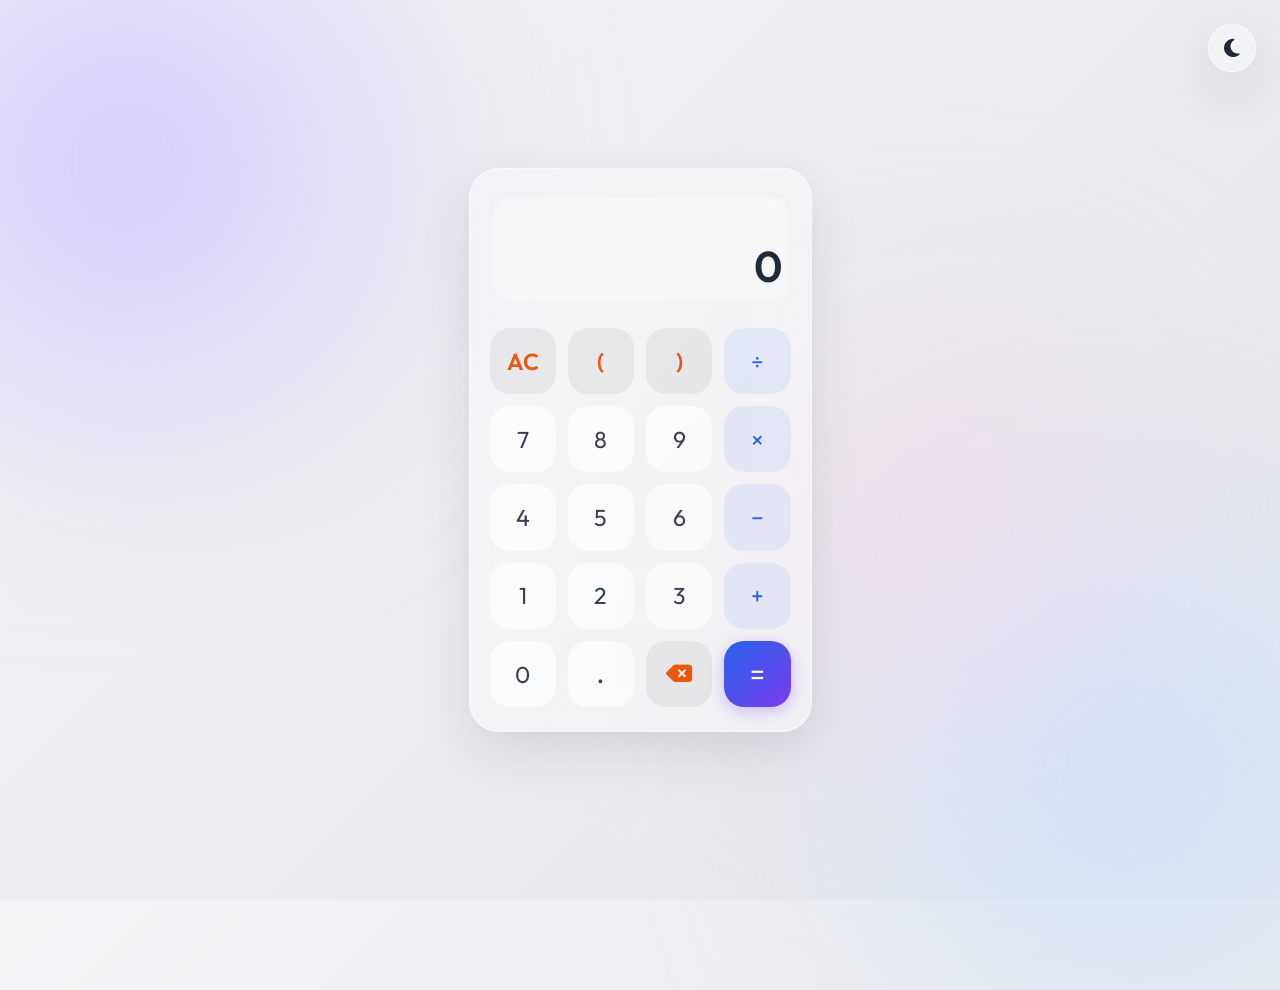
<file: calculator/index.html>
<!DOCTYPE html>
<html lang="en">
<head>
  <meta charset="UTF-8">
  <meta name="viewport" content="width=device-width, initial-scale=1.0">
  <meta name="description" content="A premium, glassmorphic web calculator with real-time expression parsing, operator precedence evaluation, and responsive design.">
  <title>Neumorphic Glass Calculator</title>
  
  <!-- Google Fonts - Outfit -->
  <link rel="preconnect" href="https://fonts.googleapis.com">
  <link rel="preconnect" href="https://fonts.gstatic.com" crossorigin>
  <link href="https://fonts.googleapis.com/css2?family=Outfit:wght@300;400;600;800&display=swap" rel="stylesheet">
  
  <!-- FontAwesome Icons for modern styling -->
  <link rel="stylesheet" href="https://cdnjs.cloudflare.com/ajax/libs/font-awesome/6.4.0/css/all.min.css">
  
  <!-- Main Stylesheet -->
  <link rel="stylesheet" href="style.css">
</head>
<body class="dark-theme">
  <!-- Dynamic Glowing Background Orbs -->
  <div class="bg-glow-orb orb-1"></div>
  <div class="bg-glow-orb orb-2"></div>
  <div class="bg-glow-orb orb-3"></div>

  <!-- Theme Toggle -->
  <div class="theme-toggle-container">
    <button id="themeToggleBtn" class="theme-toggle-btn" aria-label="Toggle light/dark theme">
      <i class="fa-solid fa-sun icon-sun"></i>
      <i class="fa-solid fa-moon icon-moon"></i>
    </button>
  </div>

  <main class="calculator-container">
    <!-- Calculator Glass Box -->
    <div class="calculator-card">
      <!-- Screen Display Section -->
      <section class="display-section" aria-live="polite">
        <div id="calcHistory" class="calc-history" aria-label="Calculation expression history"></div>
        <div id="calcDisplay" class="calc-display" aria-label="Current input or result">0</div>
      </section>

      <!-- Keypad Grid Section -->
      <section class="keypad-section">
        <!-- Row 1 -->
        <button id="btnAC" class="btn btn-control font-weight-semibold" data-action="clear">AC</button>
        <button id="btnOpenParen" class="btn btn-control font-weight-semibold" data-action="paren-open">(</button>
        <button id="btnCloseParen" class="btn btn-control font-weight-semibold" data-action="paren-close">)</button>
        <button id="btnDivide" class="btn btn-operator" data-action="operator" data-value="/">÷</button>

        <!-- Row 2 -->
        <button id="btn7" class="btn btn-number" data-value="7">7</button>
        <button id="btn8" class="btn btn-number" data-value="8">8</button>
        <button id="btn9" class="btn btn-number" data-value="9">9</button>
        <button id="btnMultiply" class="btn btn-operator" data-action="operator" data-value="*">×</button>

        <!-- Row 3 -->
        <button id="btn4" class="btn btn-number" data-value="4">4</button>
        <button id="btn5" class="btn btn-number" data-value="5">5</button>
        <button id="btn6" class="btn btn-number" data-value="6">6</button>
        <button id="btnSubtract" class="btn btn-operator" data-action="operator" data-value="-">−</button>

        <!-- Row 4 -->
        <button id="btn1" class="btn btn-number" data-value="1">1</button>
        <button id="btn2" class="btn btn-number" data-value="2">2</button>
        <button id="btn3" class="btn btn-number" data-value="3">3</button>
        <button id="btnPlus" class="btn btn-operator" data-action="operator" data-value="+">+</button>

        <!-- Row 5 -->
        <button id="btn0" class="btn btn-number" data-value="0">0</button>
        <button id="btnDecimal" class="btn btn-number font-weight-semibold" data-value=".">.</button>
        <button id="btnDelete" class="btn btn-control" data-action="delete" aria-label="Delete last input">
          <i class="fa-solid fa-delete-left"></i>
        </button>
        <button id="btnEquals" class="btn btn-equals" data-action="calculate">=</button>
      </section>
    </div>
  </main>

  <!-- Main JavaScript File -->
  <script src="app.js"></script>
</body>
</html>
</file>
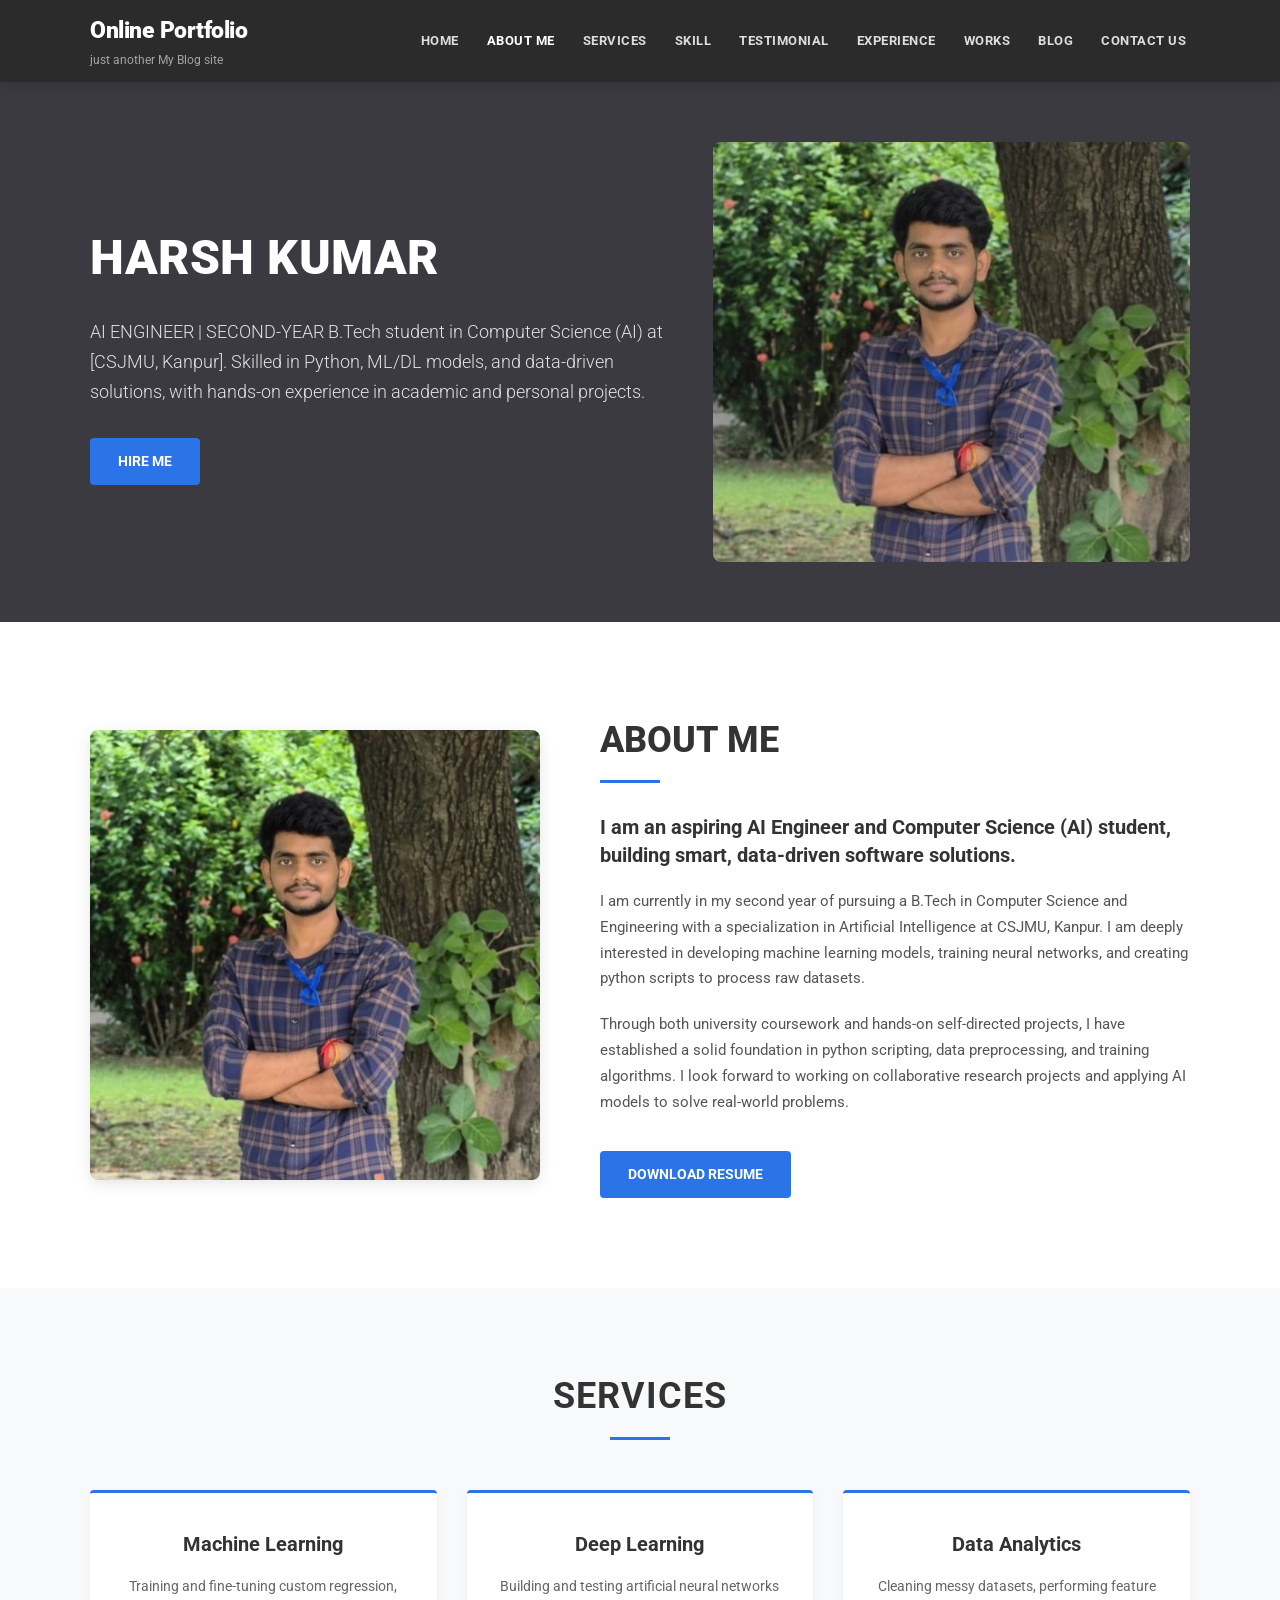
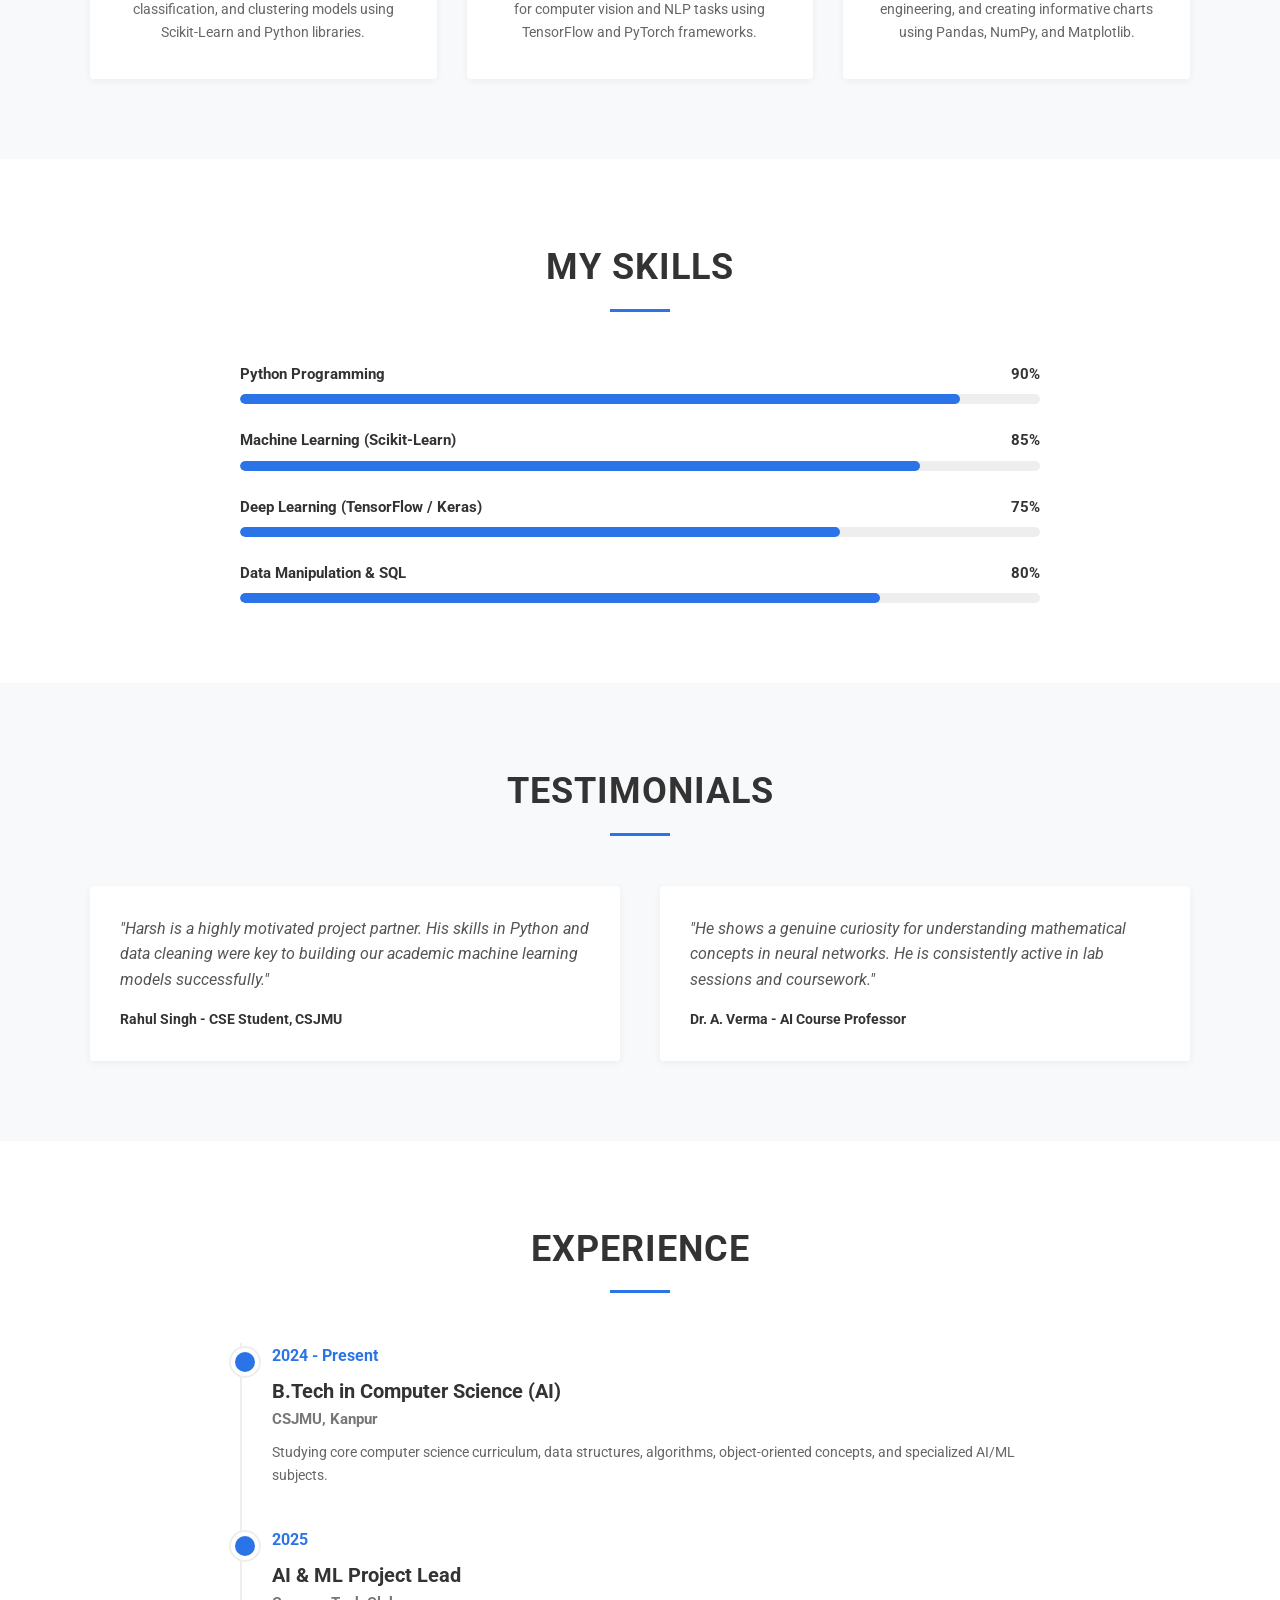
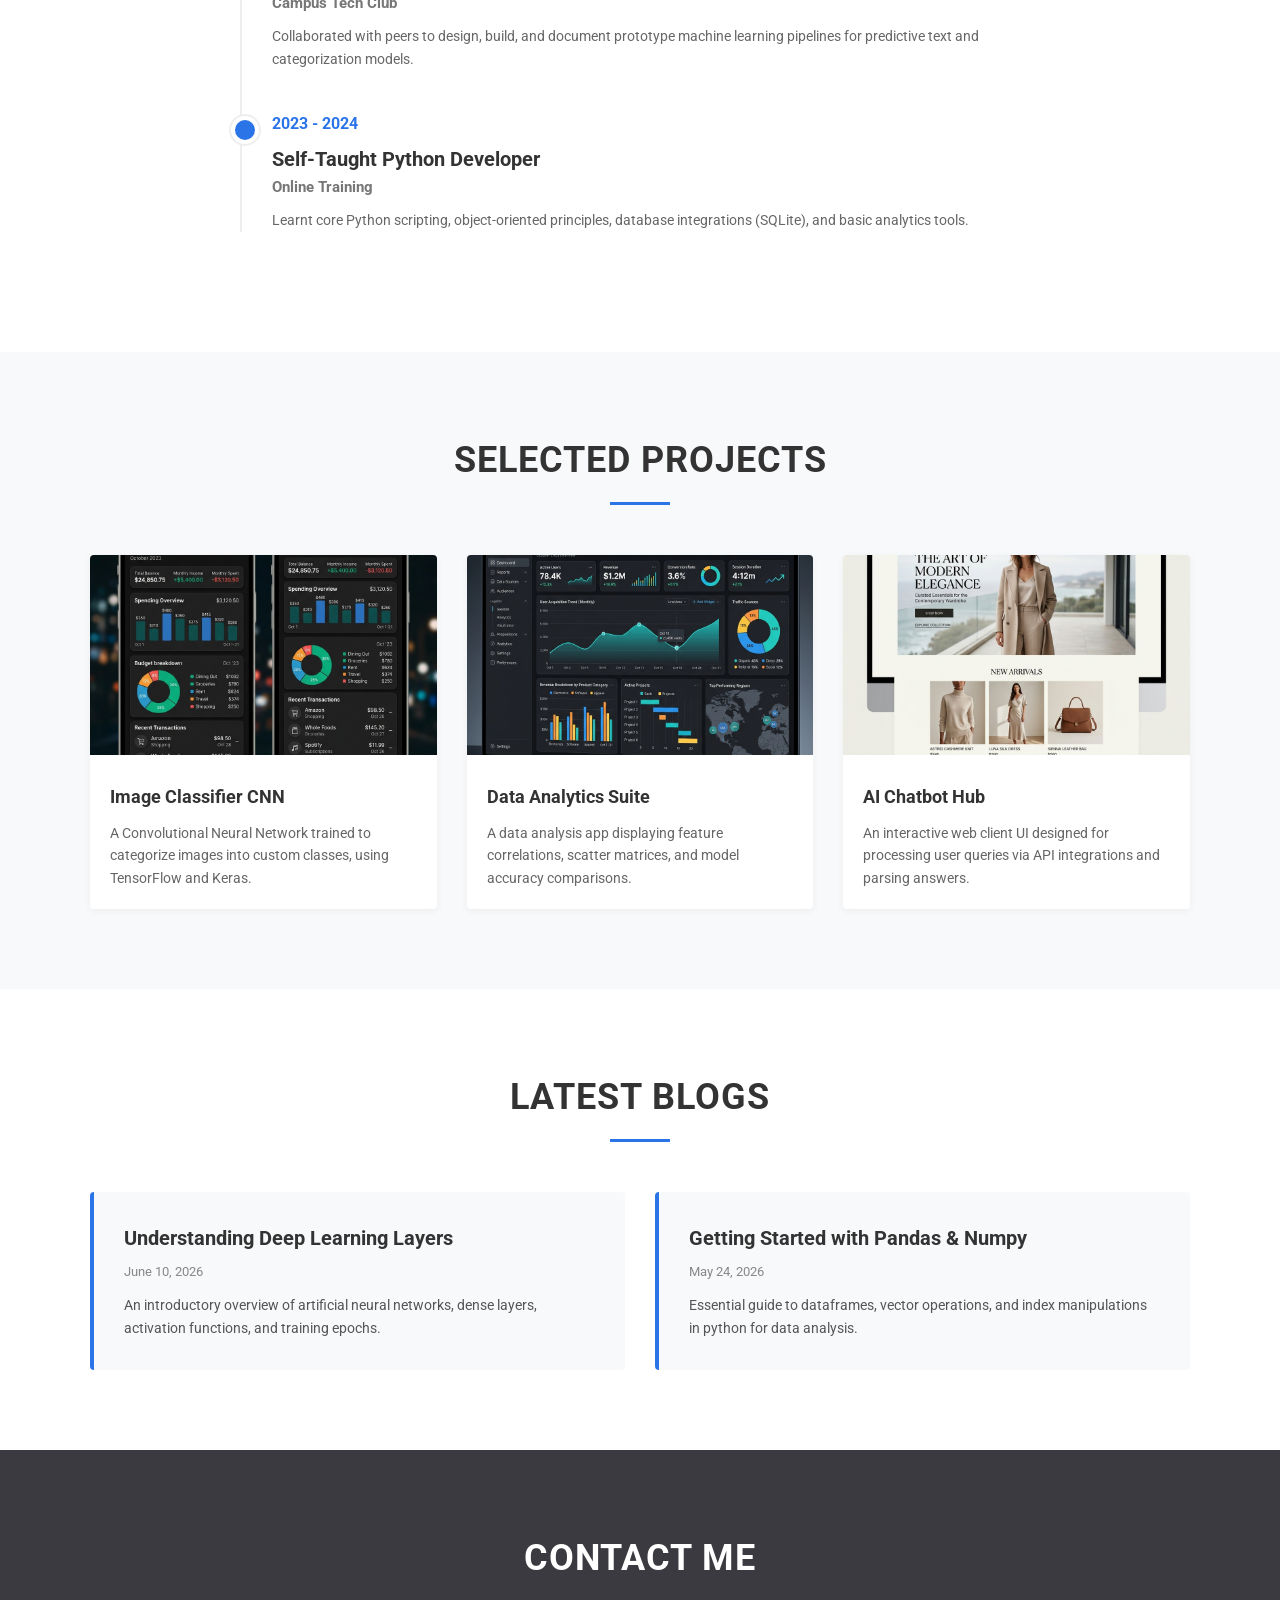
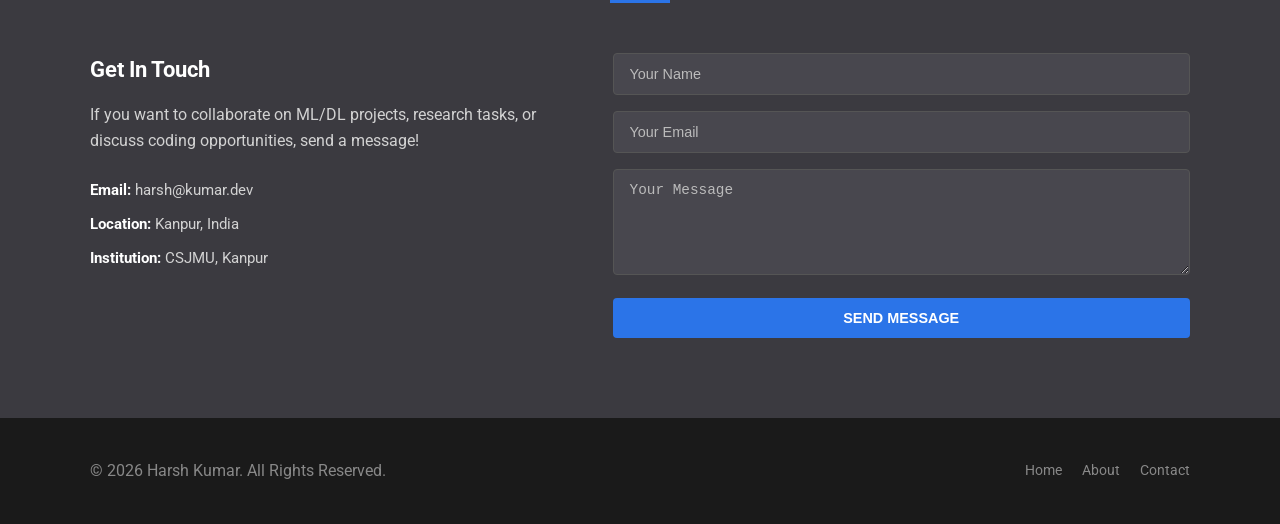
<file: portfolio/index.html>
<!DOCTYPE html>
<html lang="en">
<head>
    <meta charset="UTF-8">
    <meta name="viewport" content="width=device-width, initial-scale=1.0">
    <meta name="description" content="Harsh Kumar - AI Engineer & Computer Science (AI) Student Portfolio. View machine learning projects, python skills, and contact info.">
    <meta name="author" content="Harsh Kumar">
    <title>Online Portfolio | Harsh Kumar - AI Engineer</title>
    
    <!-- Google Fonts -->
    <link rel="preconnect" href="https://fonts.googleapis.com">
    <link rel="preconnect" href="https://fonts.gstatic.com" crossorigin>
    <link href="https://fonts.googleapis.com/css2?family=Roboto:wght@300;400;500;700;900&display=swap" rel="stylesheet">
    
    <!-- Stylesheet -->
    <link rel="stylesheet" href="style.css">
</head>
<body>
    <!-- Header/Navbar -->
    <header class="header">
        <div class="header-container">
            <div class="logo-area">
                <a href="#home" class="logo-title">Online Portfolio</a>
                <span class="logo-subtitle">just another My Blog site</span>
            </div>
            
            <nav class="nav-menu" id="nav-links">
                <a href="#home" class="nav-link active" id="nav-home">HOME</a>
                <a href="#about" class="nav-link" id="nav-about">ABOUT ME</a>
                <a href="#services" class="nav-link" id="nav-services">SERVICES</a>
                <a href="#skills" class="nav-link" id="nav-skills">SKILL</a>
                <a href="#testimonials" class="nav-link" id="nav-testimonials">TESTIMONIAL</a>
                <a href="#experience" class="nav-link" id="nav-experience">EXPERIENCE</a>
                <a href="#works" class="nav-link" id="nav-works">WORKS</a>
                <a href="#blog" class="nav-link" id="nav-blog">BLOG</a>
                <a href="#contact" class="nav-link" id="nav-contact">CONTACT US</a>
            </nav>
            
            <button class="mobile-toggle" id="mobile-menu-toggle" aria-label="Toggle Menu">
                <span class="bar"></span>
                <span class="bar"></span>
                <span class="bar"></span>
            </button>
        </div>
    </header>

    <main>
        <!-- Hero Section -->
        <section id="home" class="hero-section">
            <div class="hero-container">
                <div class="hero-content">
                    <h1 class="hero-name">HARSH KUMAR</h1>
                    <p class="hero-text">
                        AI ENGINEER | SECOND-YEAR B.Tech student in Computer Science (AI) at [CSJMU, Kanpur]. Skilled in Python, ML/DL models, and data-driven solutions, with hands-on experience in academic and personal projects.
                    </p>
                    <a href="#contact" class="btn btn-blue" id="hire-me-btn">Hire Me</a>
                </div>
                <div class="hero-image-box">
                    <img src="images/portrait.jpg" onerror="this.onerror=null; this.src='file:///C:/Users/sjado/.gemini/antigravity/brain/d564f0b1-11e3-4bb6-85de-acafb345faa7/media__1781275539974.jpg';" alt="Harsh Kumar Hero portrait" class="hero-img">
                </div>
            </div>
        </section>

        <!-- About Me Section -->
        <section id="about" class="about-section">
            <div class="about-container">
                <div class="about-image-box">
                    <img src="images/portrait.jpg" onerror="this.onerror=null; this.src='file:///C:/Users/sjado/.gemini/antigravity/brain/d564f0b1-11e3-4bb6-85de-acafb345faa7/media__1781275539974.jpg';" alt="Harsh Kumar portrait" class="about-img">
                </div>
                
                <div class="about-content">
                    <h2 class="about-title">ABOUT ME</h2>
                    <div class="blue-line"></div>
                    
                    <h3 class="about-subtitle">
                        I am an aspiring AI Engineer and Computer Science (AI) student, building smart, data-driven software solutions.
                    </h3>
                    
                    <p class="about-paragraph">
                        I am currently in my second year of pursuing a B.Tech in Computer Science and Engineering with a specialization in Artificial Intelligence at CSJMU, Kanpur. I am deeply interested in developing machine learning models, training neural networks, and creating python scripts to process raw datasets.
                    </p>
                    <p class="about-paragraph">
                        Through both university coursework and hands-on self-directed projects, I have established a solid foundation in python scripting, data preprocessing, and training algorithms. I look forward to working on collaborative research projects and applying AI models to solve real-world problems.
                    </p>
                    
                    <a href="resume.pdf" class="btn btn-blue" id="download-resume-btn" download>DOWNLOAD RESUME</a>
                </div>
            </div>
        </section>

        <!-- Services Section -->
        <section id="services" class="services-section">
            <div class="section-container">
                <h2 class="section-title">SERVICES</h2>
                <div class="blue-line centered"></div>
                
                <div class="services-grid">
                    <div class="service-card">
                        <h3 class="service-name">Machine Learning</h3>
                        <p class="service-desc">Training and fine-tuning custom regression, classification, and clustering models using Scikit-Learn and Python libraries.</p>
                    </div>
                    <div class="service-card">
                        <h3 class="service-name">Deep Learning</h3>
                        <p class="service-desc">Building and testing artificial neural networks for computer vision and NLP tasks using TensorFlow and PyTorch frameworks.</p>
                    </div>
                    <div class="service-card">
                        <h3 class="service-name">Data Analytics</h3>
                        <p class="service-desc">Cleaning messy datasets, performing feature engineering, and creating informative charts using Pandas, NumPy, and Matplotlib.</p>
                    </div>
                </div>
            </div>
        </section>

        <!-- Skills Section -->
        <section id="skills" class="skills-section">
            <div class="section-container">
                <h2 class="section-title">MY SKILLS</h2>
                <div class="blue-line centered"></div>
                
                <div class="skills-wrapper">
                    <div class="skill-item">
                        <div class="skill-info">
                            <span class="skill-name">Python Programming</span>
                            <span class="skill-pct">90%</span>
                        </div>
                        <div class="progress-bar">
                            <div class="progress-fill" style="width: 90%;"></div>
                        </div>
                    </div>
                    <div class="skill-item">
                        <div class="skill-info">
                            <span class="skill-name">Machine Learning (Scikit-Learn)</span>
                            <span class="skill-pct">85%</span>
                        </div>
                        <div class="progress-bar">
                            <div class="progress-fill" style="width: 85%;"></div>
                        </div>
                    </div>
                    <div class="skill-item">
                        <div class="skill-info">
                            <span class="skill-name">Deep Learning (TensorFlow / Keras)</span>
                            <span class="skill-pct">75%</span>
                        </div>
                        <div class="progress-bar">
                            <div class="progress-fill" style="width: 75%;"></div>
                        </div>
                    </div>
                    <div class="skill-item">
                        <div class="skill-info">
                            <span class="skill-name">Data Manipulation & SQL</span>
                            <span class="skill-pct">80%</span>
                        </div>
                        <div class="progress-bar">
                            <div class="progress-fill" style="width: 80%;"></div>
                        </div>
                    </div>
                </div>
            </div>
        </section>

        <!-- Testimonials Section -->
        <section id="testimonials" class="testimonials-section">
            <div class="section-container">
                <h2 class="section-title">TESTIMONIALS</h2>
                <div class="blue-line centered"></div>
                
                <div class="testimonials-grid">
                    <div class="testimonial-card">
                        <p class="testimonial-text">"Harsh is a highly motivated project partner. His skills in Python and data cleaning were key to building our academic machine learning models successfully."</p>
                        <h4 class="testimonial-author">Rahul Singh - CSE Student, CSJMU</h4>
                    </div>
                    <div class="testimonial-card">
                        <p class="testimonial-text">"He shows a genuine curiosity for understanding mathematical concepts in neural networks. He is consistently active in lab sessions and coursework."</p>
                        <h4 class="testimonial-author">Dr. A. Verma - AI Course Professor</h4>
                    </div>
                </div>
            </div>
        </section>

        <!-- Experience Section -->
        <section id="experience" class="experience-section">
            <div class="section-container">
                <h2 class="section-title">EXPERIENCE</h2>
                <div class="blue-line centered"></div>
                
                <div class="timeline">
                    <div class="timeline-item">
                        <div class="timeline-year">2024 - Present</div>
                        <div class="timeline-content">
                            <h3>B.Tech in Computer Science (AI)</h3>
                            <h4>CSJMU, Kanpur</h4>
                            <p>Studying core computer science curriculum, data structures, algorithms, object-oriented concepts, and specialized AI/ML subjects.</p>
                        </div>
                    </div>
                    <div class="timeline-item">
                        <div class="timeline-year">2025</div>
                        <div class="timeline-content">
                            <h3>AI & ML Project Lead</h3>
                            <h4>Campus Tech Club</h4>
                            <p>Collaborated with peers to design, build, and document prototype machine learning pipelines for predictive text and categorization models.</p>
                        </div>
                    </div>
                    <div class="timeline-item">
                        <div class="timeline-year">2023 - 2024</div>
                        <div class="timeline-content">
                            <h3>Self-Taught Python Developer</h3>
                            <h4>Online Training</h4>
                            <p>Learnt core Python scripting, object-oriented principles, database integrations (SQLite), and basic analytics tools.</p>
                        </div>
                    </div>
                </div>
            </div>
        </section>

        <!-- Works Section (Projects) -->
        <section id="works" class="works-section">
            <div class="section-container">
                <h2 class="section-title">SELECTED PROJECTS</h2>
                <div class="blue-line centered"></div>
                
                <div class="projects-grid">
                    <div class="project-card">
                        <img src="images/project1.png" onerror="this.onerror=null; this.src='file:///C:/Users/sjado/.gemini/antigravity/brain/d564f0b1-11e3-4bb6-85de-acafb345faa7/project_app_1781274369475.png';" alt="Image Classification App screenshot" class="project-img">
                        <div class="project-info">
                            <h3 class="project-title">Image Classifier CNN</h3>
                            <p class="project-desc">A Convolutional Neural Network trained to categorize images into custom classes, using TensorFlow and Keras.</p>
                        </div>
                    </div>
                    <div class="project-card">
                        <img src="images/project2.png" onerror="this.onerror=null; this.src='file:///C:/Users/sjado/.gemini/antigravity/brain/d564f0b1-11e3-4bb6-85de-acafb345faa7/project_dashboard_1781274387860.png';" alt="Data Analytics Suite screenshot" class="project-img">
                        <div class="project-info">
                            <h3 class="project-title">Data Analytics Suite</h3>
                            <p class="project-desc">A data analysis app displaying feature correlations, scatter matrices, and model accuracy comparisons.</p>
                        </div>
                    </div>
                    <div class="project-card">
                        <img src="images/project3.png" onerror="this.onerror=null; this.src='file:///C:/Users/sjado/.gemini/antigravity/brain/d564f0b1-11e3-4bb6-85de-acafb345faa7/project_website_1781274404364.png';" alt="AI chat helper screenshot" class="project-img">
                        <div class="project-info">
                            <h3 class="project-title">AI Chatbot Hub</h3>
                            <p class="project-desc">An interactive web client UI designed for processing user queries via API integrations and parsing answers.</p>
                        </div>
                    </div>
                </div>
            </div>
        </section>

        <!-- Blog Section -->
        <section id="blog" class="blog-section">
            <div class="section-container">
                <h2 class="section-title">LATEST BLOGS</h2>
                <div class="blue-line centered"></div>
                
                <div class="blog-grid">
                    <article class="blog-card">
                        <h3 class="blog-title"><a href="#">Understanding Deep Learning Layers</a></h3>
                        <p class="blog-date">June 10, 2026</p>
                        <p class="blog-excerpt">An introductory overview of artificial neural networks, dense layers, activation functions, and training epochs.</p>
                    </article>
                    <article class="blog-card">
                        <h3 class="blog-title"><a href="#">Getting Started with Pandas & Numpy</a></h3>
                        <p class="blog-date">May 24, 2026</p>
                        <p class="blog-excerpt">Essential guide to dataframes, vector operations, and index manipulations in python for data analysis.</p>
                    </article>
                </div>
            </div>
        </section>

        <!-- Contact Section -->
        <section id="contact" class="contact-section">
            <div class="section-container">
                <h2 class="section-title">CONTACT ME</h2>
                <div class="blue-line centered"></div>
                
                <div class="contact-grid">
                    <div class="contact-info">
                        <h3>Get In Touch</h3>
                        <p>If you want to collaborate on ML/DL projects, research tasks, or discuss coding opportunities, send a message!</p>
                        <p class="contact-detail"><strong>Email:</strong> harsh@kumar.dev</p>
                        <p class="contact-detail"><strong>Location:</strong> Kanpur, India</p>
                        <p class="contact-detail"><strong>Institution:</strong> CSJMU, Kanpur</p>
                    </div>
                    
                    <form id="contact-form" class="contact-form" novalidate>
                        <div class="form-group">
                            <input type="text" id="contact-name" name="name" placeholder="Your Name" required>
                            <span class="error-msg">Please enter your name</span>
                        </div>
                        <div class="form-group">
                            <input type="email" id="contact-email" name="email" placeholder="Your Email" required>
                            <span class="error-msg">Please enter a valid email</span>
                        </div>
                        <div class="form-group">
                            <textarea id="contact-message" name="message" rows="5" placeholder="Your Message" required></textarea>
                            <span class="error-msg">Please enter your message</span>
                        </div>
                        <button type="submit" class="btn btn-blue" id="contact-submit-btn">Send Message</button>
                        
                        <div id="form-success" class="status-msg success">Message sent successfully!</div>
                        <div id="form-failure" class="status-msg error">Please check the fields and try again.</div>
                    </form>
                </div>
            </div>
        </section>
    </main>

    <!-- Footer -->
    <footer class="footer">
        <div class="footer-container">
            <p>&copy; 2026 Harsh Kumar. All Rights Reserved.</p>
            <div class="footer-links">
                <a href="#home">Home</a>
                <a href="#about">About</a>
                <a href="#contact">Contact</a>
            </div>
        </div>
    </footer>

    <!-- Back to Top Button -->
    <button id="back-to-top-btn" class="back-to-top" aria-label="Back to Top">^</button>

    <script src="script.js"></script>
</body>
</html>
</file>
<file: calculator/style.css>
/* CSS Custom Variables for Themes */
:root {
  /* Dark Theme Default */
  --bg-color-1: #0f1319;
  --bg-color-2: #080a0f;
  --card-bg: rgba(20, 25, 35, 0.55);
  --card-border: rgba(255, 255, 255, 0.08);
  --card-shadow: 0 20px 50px rgba(0, 0, 0, 0.6);
  
  --text-main: rgba(255, 255, 255, 0.95);
  --text-history: rgba(255, 255, 255, 0.45);
  
  --btn-num-bg: rgba(255, 255, 255, 0.04);
  --btn-num-hover: rgba(255, 255, 255, 0.09);
  --btn-num-text: rgba(255, 255, 255, 0.9);
  
  --btn-control-bg: rgba(255, 255, 255, 0.08);
  --btn-control-hover: rgba(255, 255, 255, 0.15);
  --btn-control-text: #ffb74d; /* Soft orange */
  
  --btn-operator-bg: rgba(59, 130, 246, 0.12);
  --btn-operator-hover: rgba(59, 130, 246, 0.22);
  --btn-operator-text: #60a5fa; /* Soft blue */
  
  --btn-equals-bg: linear-gradient(135deg, #3b82f6 0%, #8b5cf6 100%);
  --btn-equals-hover: linear-gradient(135deg, #4f46e5 0%, #a78bfa 100%);
  --btn-equals-text: #ffffff;
  --btn-equals-shadow: 0 4px 15px rgba(139, 92, 246, 0.4);
  
  --orb-1-color: rgba(139, 92, 246, 0.35); /* Indigo glow */
  --orb-2-color: rgba(59, 130, 246, 0.35);  /* Blue glow */
  --orb-3-color: rgba(236, 72, 153, 0.25);  /* Pink glow */

  --font-family: 'Outfit', sans-serif;
  --transition-speed: 0.3s;
}

/* Light Theme Variables */
body.light-theme {
  --bg-color-1: #f3f4f6;
  --bg-color-2: #e5e7eb;
  --card-bg: rgba(255, 255, 255, 0.4);
  --card-border: rgba(255, 255, 255, 0.5);
  --card-shadow: 0 20px 50px rgba(31, 41, 55, 0.12);
  
  --text-main: #1f2937;
  --text-history: rgba(31, 41, 55, 0.5);
  
  --btn-num-bg: rgba(255, 255, 255, 0.6);
  --btn-num-hover: rgba(255, 255, 255, 0.85);
  --btn-num-text: #374151;
  
  --btn-control-bg: rgba(0, 0, 0, 0.05);
  --btn-control-hover: rgba(0, 0, 0, 0.1);
  --btn-control-text: #ea580c; /* Deep orange */
  
  --btn-operator-bg: rgba(37, 99, 235, 0.08);
  --btn-operator-hover: rgba(37, 99, 235, 0.15);
  --btn-operator-text: #2563eb; /* Deep blue */
  
  --btn-equals-bg: linear-gradient(135deg, #2563eb 0%, #7c3aed 100%);
  --btn-equals-hover: linear-gradient(135deg, #1d4ed8 0%, #6d28d9 100%);
  --btn-equals-text: #ffffff;
  --btn-equals-shadow: 0 4px 15px rgba(124, 58, 237, 0.3);
  
  --orb-1-color: rgba(196, 181, 253, 0.55);
  --orb-2-color: rgba(191, 219, 254, 0.55);
  --orb-3-color: rgba(251, 207, 232, 0.45);
}

/* Global Reset & Body Styles */
* {
  margin: 0;
  padding: 0;
  box-sizing: border-box;
  font-family: var(--font-family);
  -webkit-font-smoothing: antialiased;
}

body {
  min-height: 100vh;
  display: flex;
  justify-content: center;
  align-items: center;
  background: linear-gradient(135deg, var(--bg-color-1) 0%, var(--bg-color-2) 100%);
  color: var(--text-main);
  overflow: hidden;
  position: relative;
  transition: background var(--transition-speed) ease, color var(--transition-speed) ease;
}

/* Floating Glowing Orbs */
.bg-glow-orb {
  position: absolute;
  border-radius: 50%;
  filter: blur(120px);
  z-index: 1;
  pointer-events: none;
  mix-blend-mode: normal;
  transition: background var(--transition-speed) ease;
}

.orb-1 {
  width: 500px;
  height: 500px;
  top: -10%;
  left: -10%;
  background: var(--orb-1-color);
  animation: floatOrb1 25s infinite alternate ease-in-out;
}

.orb-2 {
  width: 450px;
  height: 450px;
  bottom: -10%;
  right: -5%;
  background: var(--orb-2-color);
  animation: floatOrb2 20s infinite alternate ease-in-out;
}

.orb-3 {
  width: 350px;
  height: 350px;
  top: 40%;
  left: 60%;
  background: var(--orb-3-color);
  animation: floatOrb3 15s infinite alternate ease-in-out;
}

/* Orb Keyframe Animations */
@keyframes floatOrb1 {
  0% { transform: translate(0, 0) scale(1); }
  100% { transform: translate(80px, 50px) scale(1.1); }
}

@keyframes floatOrb2 {
  0% { transform: translate(0, 0) scale(1); }
  100% { transform: translate(-100px, -60px) scale(1.05); }
}

@keyframes floatOrb3 {
  0% { transform: translate(0, 0) scale(1); }
  100% { transform: translate(-50px, 80px) scale(1.15); }
}

/* Theme Toggle Button */
.theme-toggle-container {
  position: absolute;
  top: 24px;
  right: 24px;
  z-index: 10;
}

.theme-toggle-btn {
  width: 48px;
  height: 48px;
  border-radius: 50%;
  background: var(--card-bg);
  border: 1px solid var(--card-border);
  cursor: pointer;
  display: flex;
  justify-content: center;
  align-items: center;
  color: var(--text-main);
  box-shadow: var(--card-shadow);
  backdrop-filter: blur(10px);
  -webkit-backdrop-filter: blur(10px);
  transition: transform 0.2s ease, background var(--transition-speed) ease;
}

.theme-toggle-btn:hover {
  transform: scale(1.1);
}

.theme-toggle-btn:active {
  transform: scale(0.95);
}

/* Sun/Moon Icon Transitions */
.body-theme-toggle {
  transition: transform 0.5s ease;
}

body.dark-theme .icon-moon {
  display: none;
}
body.light-theme .icon-sun {
  display: none;
}

.theme-toggle-btn i {
  font-size: 1.3rem;
}

/* Calculator Wrapper Card */
.calculator-container {
  z-index: 5;
  width: 100%;
  max-width: 375px;
  padding: 16px;
}

.calculator-card {
  width: 100%;
  background: var(--card-bg);
  border: 1px solid var(--card-border);
  border-radius: 30px;
  box-shadow: var(--card-shadow);
  backdrop-filter: blur(25px);
  -webkit-backdrop-filter: blur(25px);
  overflow: hidden;
  padding: 24px 20px;
  display: flex;
  flex-direction: column;
  gap: 20px;
  transition: background var(--transition-speed) ease, border-color var(--transition-speed) ease, box-shadow var(--transition-speed) ease;
}

/* Display Screen Style */
.display-section {
  display: flex;
  flex-direction: column;
  justify-content: flex-end;
  align-items: flex-end;
  min-height: 110px;
  padding: 10px 8px;
  border-radius: 18px;
  background: rgba(0, 0, 0, 0.15);
  margin-bottom: 5px;
  box-shadow: inset 0 2px 8px rgba(0, 0, 0, 0.2);
  overflow: hidden;
}

body.light-theme .display-section {
  background: rgba(255, 255, 255, 0.3);
  box-shadow: inset 0 2px 8px rgba(0, 0, 0, 0.05);
}

.calc-history {
  font-size: 1.05rem;
  color: var(--text-history);
  max-width: 100%;
  word-wrap: break-word;
  word-break: break-all;
  text-align: right;
  min-height: 24px;
  margin-bottom: 8px;
  overflow-x: auto;
  white-space: nowrap;
  scrollbar-width: none; /* Firefox */
}
.calc-history::-webkit-scrollbar {
  display: none; /* Chrome/Safari */
}

.calc-display {
  font-size: 2.7rem;
  font-weight: 600;
  letter-spacing: -0.5px;
  color: var(--text-main);
  text-align: right;
  max-width: 100%;
  width: 100%;
  overflow-x: auto;
  white-space: nowrap;
  scrollbar-width: none; /* Firefox */
  transition: font-size 0.1s ease;
  line-height: 1.2;
}
.calc-display::-webkit-scrollbar {
  display: none; /* Chrome/Safari */
}

/* Buttons Grid Section */
.keypad-section {
  display: grid;
  grid-template-columns: repeat(4, 1fr);
  gap: 12px;
}

/* General Button Design */
.btn {
  border: none;
  outline: none;
  aspect-ratio: 1; /* Makes them square */
  border-radius: 20px;
  font-size: 1.45rem;
  font-weight: 400;
  cursor: pointer;
  display: flex;
  justify-content: center;
  align-items: center;
  user-select: none;
  transition: all 0.2s cubic-bezier(0.4, 0, 0.2, 1);
  position: relative;
  overflow: hidden;
}

.btn:active {
  transform: scale(0.92);
  filter: brightness(0.85);
}

/* Specific Button Classes */
.btn-number {
  background: var(--btn-num-bg);
  color: var(--btn-num-text);
  border: 1px solid rgba(255, 255, 255, 0.02);
}
.btn-number:hover {
  background: var(--btn-num-hover);
  transform: translateY(-2px);
}

.btn-control {
  background: var(--btn-control-bg);
  color: var(--btn-control-text);
}
.btn-control:hover {
  background: var(--btn-control-hover);
  transform: translateY(-2px);
}

.btn-operator {
  background: var(--btn-operator-bg);
  color: var(--btn-operator-text);
}
.btn-operator:hover {
  background: var(--btn-operator-hover);
  transform: translateY(-2px);
}

.btn-equals {
  background: var(--btn-equals-bg);
  color: var(--btn-equals-text);
  font-size: 1.7rem;
  box-shadow: var(--btn-equals-shadow);
}
.btn-equals:hover {
  background: var(--btn-equals-hover);
  transform: translateY(-2px);
  box-shadow: 0 6px 20px rgba(139, 92, 246, 0.55);
}
.btn-equals:active {
  transform: scale(0.92) translateY(0);
}

/* Utilities */
.font-weight-semibold {
  font-weight: 600;
}

/* Responsive adjustment for small screens */
@media (max-height: 650px) {
  .calculator-card {
    padding: 16px 14px;
    gap: 12px;
  }
  .display-section {
    min-height: 90px;
  }
  .calc-display {
    font-size: 2.2rem;
  }
  .btn {
    font-size: 1.25rem;
    border-radius: 16px;
  }
}
</file>
<file: portfolio/style.css>
/* --- GENERAL STYLES & RESET --- */
* {
    margin: 0;
    padding: 0;
    box-sizing: border-box;
}

body {
    font-family: 'Roboto', 'Segoe UI', Tahoma, Geneva, Verdana, sans-serif;
    color: #333333;
    background-color: #ffffff;
    line-height: 1.6;
}

html {
    scroll-behavior: smooth;
    scroll-padding-top: 80px; /* Offset for sticky header */
}

a {
    color: inherit;
    text-decoration: none;
}

button {
    border: none;
    background: none;
    cursor: pointer;
}

/* --- REUSABLE COMPONENTS --- */
.section-container {
    max-width: 1140px;
    margin: 0 auto;
    padding: 80px 20px;
}

.section-title {
    font-size: 2.25rem;
    font-weight: 700;
    text-align: center;
    color: #333333;
    text-transform: uppercase;
    letter-spacing: 1px;
}

.blue-line {
    width: 60px;
    height: 3px;
    background-color: #2b74e8;
    margin-top: 10px;
}

.blue-line.centered {
    margin: 12px auto 50px auto;
}

.btn {
    display: inline-block;
    padding: 12px 28px;
    font-size: 0.9rem;
    font-weight: 700;
    text-transform: uppercase;
    border-radius: 4px;
    cursor: pointer;
    transition: background-color 0.2s ease;
    text-align: center;
}

.btn-blue {
    background-color: #2b74e8;
    color: #ffffff;
}

.btn-blue:hover {
    background-color: #1a62d7;
}

/* --- HEADER / NAVBAR --- */
.header {
    position: sticky;
    top: 0;
    z-index: 1000;
    background-color: #2b2b2b;
    color: #ffffff;
    padding: 12px 0;
    box-shadow: 0 2px 10px rgba(0,0,0,0.15);
}

.header-container {
    max-width: 1140px;
    margin: 0 auto;
    padding: 0 20px;
    display: flex;
    justify-content: space-between;
    align-items: center;
}

.logo-area {
    display: flex;
    flex-direction: column;
}

.logo-title {
    font-size: 1.45rem;
    font-weight: 900;
    letter-spacing: -0.5px;
    color: #ffffff;
}

.logo-subtitle {
    font-size: 0.75rem;
    color: #a5a5a5;
    margin-top: 2px;
}

.nav-menu {
    display: flex;
    gap: 20px;
}

.nav-link {
    font-size: 0.8rem;
    font-weight: 700;
    color: #dddddd;
    padding: 8px 4px;
    letter-spacing: 0.5px;
    transition: color 0.2s ease;
}

.nav-link:hover, .nav-link.active {
    color: #ffffff;
}

/* Mobile Menu Toggle */
.mobile-toggle {
    display: none;
    flex-direction: column;
    gap: 5px;
}

.mobile-toggle .bar {
    width: 25px;
    height: 3px;
    background-color: #ffffff;
    border-radius: 2px;
}

/* --- HERO SECTION --- */
.hero-section {
    background-color: #3b3a40;
    color: #ffffff;
    overflow: hidden;
    position: relative;
    padding: 60px 0;
    min-height: 480px;
    display: flex;
    align-items: center;
}

.hero-container {
    max-width: 1140px;
    margin: 0 auto;
    padding: 0 20px;
    display: grid;
    grid-template-columns: 1.1fr 0.9fr;
    gap: 40px;
    align-items: center;
}

.hero-content {
    display: flex;
    flex-direction: column;
    align-items: flex-start;
    z-index: 10;
}

.hero-name {
    font-size: 3rem;
    font-weight: 900;
    margin-bottom: 20px;
    letter-spacing: 0.5px;
    color: #ffffff;
}

.hero-text {
    font-size: 1.15rem;
    line-height: 1.65;
    color: #e2e2e2;
    margin-bottom: 30px;
    font-weight: 300;
}

.hero-image-box {
    display: flex;
    justify-content: center;
    align-items: center;
    position: relative;
    height: 100%;
}

.hero-img {
    max-height: 420px;
    width: 100%;
    object-fit: cover;
    border-radius: 8px;
    opacity: 0.85;
}

/* --- ABOUT ME SECTION --- */
.about-section {
    background-color: #ffffff;
    color: #333333;
    padding: 90px 0;
}

.about-container {
    max-width: 1140px;
    margin: 0 auto;
    padding: 0 20px;
    display: grid;
    grid-template-columns: 0.8fr 1.2fr;
    gap: 60px;
    align-items: center;
}

.about-image-box {
    display: flex;
    justify-content: center;
}

.about-img {
    max-height: 450px;
    border-radius: 8px;
    box-shadow: 0 4px 15px rgba(0,0,0,0.1);
}

.about-content {
    display: flex;
    flex-direction: column;
    align-items: flex-start;
}

.about-title {
    font-size: 2.25rem;
    font-weight: 800;
    color: #333333;
}

.about-subtitle {
    font-size: 1.25rem;
    font-weight: 700;
    color: #333333;
    margin-top: 30px;
    margin-bottom: 20px;
    line-height: 1.4;
}

.about-paragraph {
    color: #555555;
    font-size: 0.95rem;
    margin-bottom: 20px;
    line-height: 1.7;
}

.about-content .btn {
    margin-top: 15px;
}

/* --- SERVICES SECTION --- */
.services-section {
    background-color: #f8f9fa;
}

.services-grid {
    display: grid;
    grid-template-columns: repeat(3, 1fr);
    gap: 30px;
}

.service-card {
    background-color: #ffffff;
    padding: 35px 25px;
    border-radius: 4px;
    box-shadow: 0 2px 8px rgba(0,0,0,0.05);
    text-align: center;
    border-top: 3px solid #2b74e8;
}

.service-name {
    font-size: 1.25rem;
    font-weight: 700;
    margin-bottom: 15px;
    color: #333333;
}

.service-desc {
    color: #666666;
    font-size: 0.9rem;
}

/* --- SKILLS SECTION --- */
.skills-section {
    background-color: #ffffff;
}

.skills-wrapper {
    max-width: 800px;
    margin: 0 auto;
    display: flex;
    flex-direction: column;
    gap: 24px;
}

.skill-item {
    display: flex;
    flex-direction: column;
    gap: 8px;
}

.skill-info {
    display: flex;
    justify-content: space-between;
    font-weight: 700;
    font-size: 0.95rem;
}

.progress-bar {
    width: 100%;
    height: 10px;
    background-color: #eeeeee;
    border-radius: 5px;
    overflow: hidden;
}

.progress-fill {
    height: 100%;
    background-color: #2b74e8;
    border-radius: 5px;
    transition: width 1.2s ease-out;
}

/* --- TESTIMONIALS SECTION --- */
.testimonials-section {
    background-color: #f8f9fa;
}

.testimonials-grid {
    display: grid;
    grid-template-columns: repeat(2, 1fr);
    gap: 40px;
}

.testimonial-card {
    background-color: #ffffff;
    padding: 30px;
    border-radius: 4px;
    box-shadow: 0 2px 8px rgba(0,0,0,0.05);
    position: relative;
}

.testimonial-text {
    font-style: italic;
    color: #555555;
    margin-bottom: 15px;
}

.testimonial-author {
    font-weight: 700;
    color: #333333;
    font-size: 0.9rem;
}

/* --- EXPERIENCE SECTION --- */
.experience-section {
    background-color: #ffffff;
}

.timeline {
    max-width: 800px;
    margin: 0 auto;
    position: relative;
    border-left: 2px solid #eeeeee;
    padding-left: 30px;
}

.timeline-item {
    position: relative;
    margin-bottom: 40px;
}

.timeline-item::before {
    content: '';
    position: absolute;
    left: -41px;
    top: 5px;
    width: 20px;
    height: 20px;
    background-color: #2b74e8;
    border: 4px solid #ffffff;
    border-radius: 50%;
    box-shadow: 0 0 0 2px #eeeeee;
}

.timeline-year {
    font-weight: 700;
    color: #2b74e8;
    margin-bottom: 6px;
}

.timeline-content h3 {
    font-size: 1.25rem;
    font-weight: 700;
    color: #333333;
}

.timeline-content h4 {
    font-size: 0.95rem;
    color: #777777;
    margin-bottom: 10px;
}

.timeline-content p {
    color: #666666;
    font-size: 0.9rem;
}

/* --- WORKS SECTION --- */
.works-section {
    background-color: #f8f9fa;
}

.projects-grid {
    display: grid;
    grid-template-columns: repeat(3, 1fr);
    gap: 30px;
}

.project-card {
    background-color: #ffffff;
    border-radius: 4px;
    overflow: hidden;
    box-shadow: 0 2px 8px rgba(0,0,0,0.05);
}

.project-img {
    width: 100%;
    height: 200px;
    object-fit: cover;
}

.project-info {
    padding: 20px;
}

.project-title {
    font-size: 1.15rem;
    font-weight: 700;
    margin-bottom: 10px;
    color: #333333;
}

.project-desc {
    color: #666666;
    font-size: 0.875rem;
}

/* --- BLOG SECTION --- */
.blog-section {
    background-color: #ffffff;
}

.blog-grid {
    display: grid;
    grid-template-columns: repeat(2, 1fr);
    gap: 30px;
}

.blog-card {
    background-color: #f8f9fa;
    padding: 30px;
    border-radius: 4px;
    border-left: 4px solid #2b74e8;
}

.blog-title {
    font-size: 1.25rem;
    font-weight: 700;
    margin-bottom: 8px;
}

.blog-title a:hover {
    color: #2b74e8;
}

.blog-date {
    font-size: 0.8rem;
    color: #888888;
    margin-bottom: 12px;
}

.blog-excerpt {
    color: #555555;
    font-size: 0.9rem;
}

/* --- CONTACT SECTION --- */
.contact-section {
    background-color: #3b3a40;
    color: #ffffff;
}

.contact-section .section-title {
    color: #ffffff;
}

.contact-grid {
    display: grid;
    grid-template-columns: 0.9fr 1.1fr;
    gap: 50px;
    margin-top: 20px;
}

.contact-info h3 {
    font-size: 1.35rem;
    font-weight: 700;
    margin-bottom: 15px;
}

.contact-info p {
    color: #d2d2d2;
    margin-bottom: 24px;
}

.contact-detail {
    font-size: 0.95rem;
    margin-bottom: 10px !important;
}

.contact-detail strong {
    color: #ffffff;
}

.contact-form {
    display: flex;
    flex-direction: column;
    gap: 16px;
}

.form-group {
    position: relative;
}

.contact-form input, .contact-form textarea {
    width: 100%;
    padding: 12px 16px;
    border-radius: 4px;
    border: 1px solid #555555;
    background-color: #48474e;
    color: #ffffff;
    outline: none;
    font-size: 0.9rem;
}

.contact-form input:focus, .contact-form textarea:focus {
    border-color: #2b74e8;
}

.contact-form input::placeholder, .contact-form textarea::placeholder {
    color: #bbbbbb;
}

/* Errors */
.error-msg {
    color: #ef4444;
    font-size: 0.75rem;
    position: absolute;
    bottom: -16px;
    left: 2px;
    display: none;
}

.form-group.invalid input, .form-group.invalid textarea {
    border-color: #ef4444;
}

.form-group.invalid .error-msg {
    display: block;
}

/* Status Msg */
.status-msg {
    padding: 10px;
    border-radius: 4px;
    text-align: center;
    font-size: 0.9rem;
    font-weight: 700;
    display: none;
}

.status-msg.success {
    background-color: rgba(16, 185, 129, 0.2);
    color: #10b981;
    border: 1px solid #10b981;
}

.status-msg.error {
    background-color: rgba(239, 68, 68, 0.2);
    color: #ef4444;
    border: 1px solid #ef4444;
}

/* --- FOOTER --- */
.footer {
    background-color: #1a1a1a;
    color: #888888;
    padding: 40px 0;
}

.footer-container {
    max-width: 1140px;
    margin: 0 auto;
    padding: 0 20px;
    display: flex;
    justify-content: space-between;
    align-items: center;
    flex-wrap: wrap;
    gap: 20px;
}

.footer-links {
    display: flex;
    gap: 20px;
}

.footer-links a {
    font-size: 0.85rem;
}

.footer-links a:hover {
    color: #ffffff;
}

/* --- BACK TO TOP BUTTON --- */
.back-to-top {
    position: fixed;
    bottom: 30px;
    right: 30px;
    width: 44px;
    height: 44px;
    background-color: #2b74e8;
    color: #ffffff;
    border-radius: 4px;
    display: flex;
    align-items: center;
    justify-content: center;
    font-weight: 900;
    font-size: 1.25rem;
    opacity: 0;
    pointer-events: none;
    transform: translateY(10px);
    transition: all 0.2s ease;
    box-shadow: 0 2px 10px rgba(0,0,0,0.2);
    z-index: 999;
}

.back-to-top.show {
    opacity: 1;
    pointer-events: auto;
    transform: translateY(0);
}

.back-to-top:hover {
    background-color: #1a62d7;
}

/* --- RESPONSIVENESS MEDIA QUERIES --- */
@media (max-width: 992px) {
    .hero-container {
        grid-template-columns: 1fr;
        text-align: center;
        gap: 30px;
    }
    
    .hero-content {
        align-items: center;
    }
    
    .hero-image-box {
        order: -1;
    }
    
    .hero-img {
        max-height: 320px;
        max-width: 320px;
    }
    
    .about-container {
        grid-template-columns: 1fr;
        gap: 40px;
    }
    
    .about-image-box {
        max-width: 350px;
        justify-self: center;
    }
    
    .services-grid {
        grid-template-columns: 1fr;
        gap: 20px;
    }
    
    .testimonials-grid {
        grid-template-columns: 1fr;
        gap: 20px;
    }
    
    .projects-grid {
        grid-template-columns: 1fr;
        gap: 25px;
    }
    
    .blog-grid {
        grid-template-columns: 1fr;
        gap: 20px;
    }
    
    .contact-grid {
        grid-template-columns: 1fr;
        gap: 40px;
    }
}

@media (max-width: 768px) {
    .section-container {
        padding: 50px 20px;
    }
    
    .hero-name {
        font-size: 2.25rem;
    }
    
    .mobile-toggle {
        display: flex;
    }
    
    .nav-menu {
        position: fixed;
        top: 70px; /* Header Height */
        left: -100%;
        width: 100%;
        height: calc(100vh - 70px);
        background-color: #2b2b2b;
        flex-direction: column;
        align-items: center;
        padding-top: 50px;
        gap: 30px;
        transition: left 0.3s ease;
    }
    
    .nav-menu.open {
        left: 0;
    }
    
    .nav-link {
        font-size: 1.1rem;
    }
    
    .footer-container {
        flex-direction: column;
        text-align: center;
    }
}
</file>
